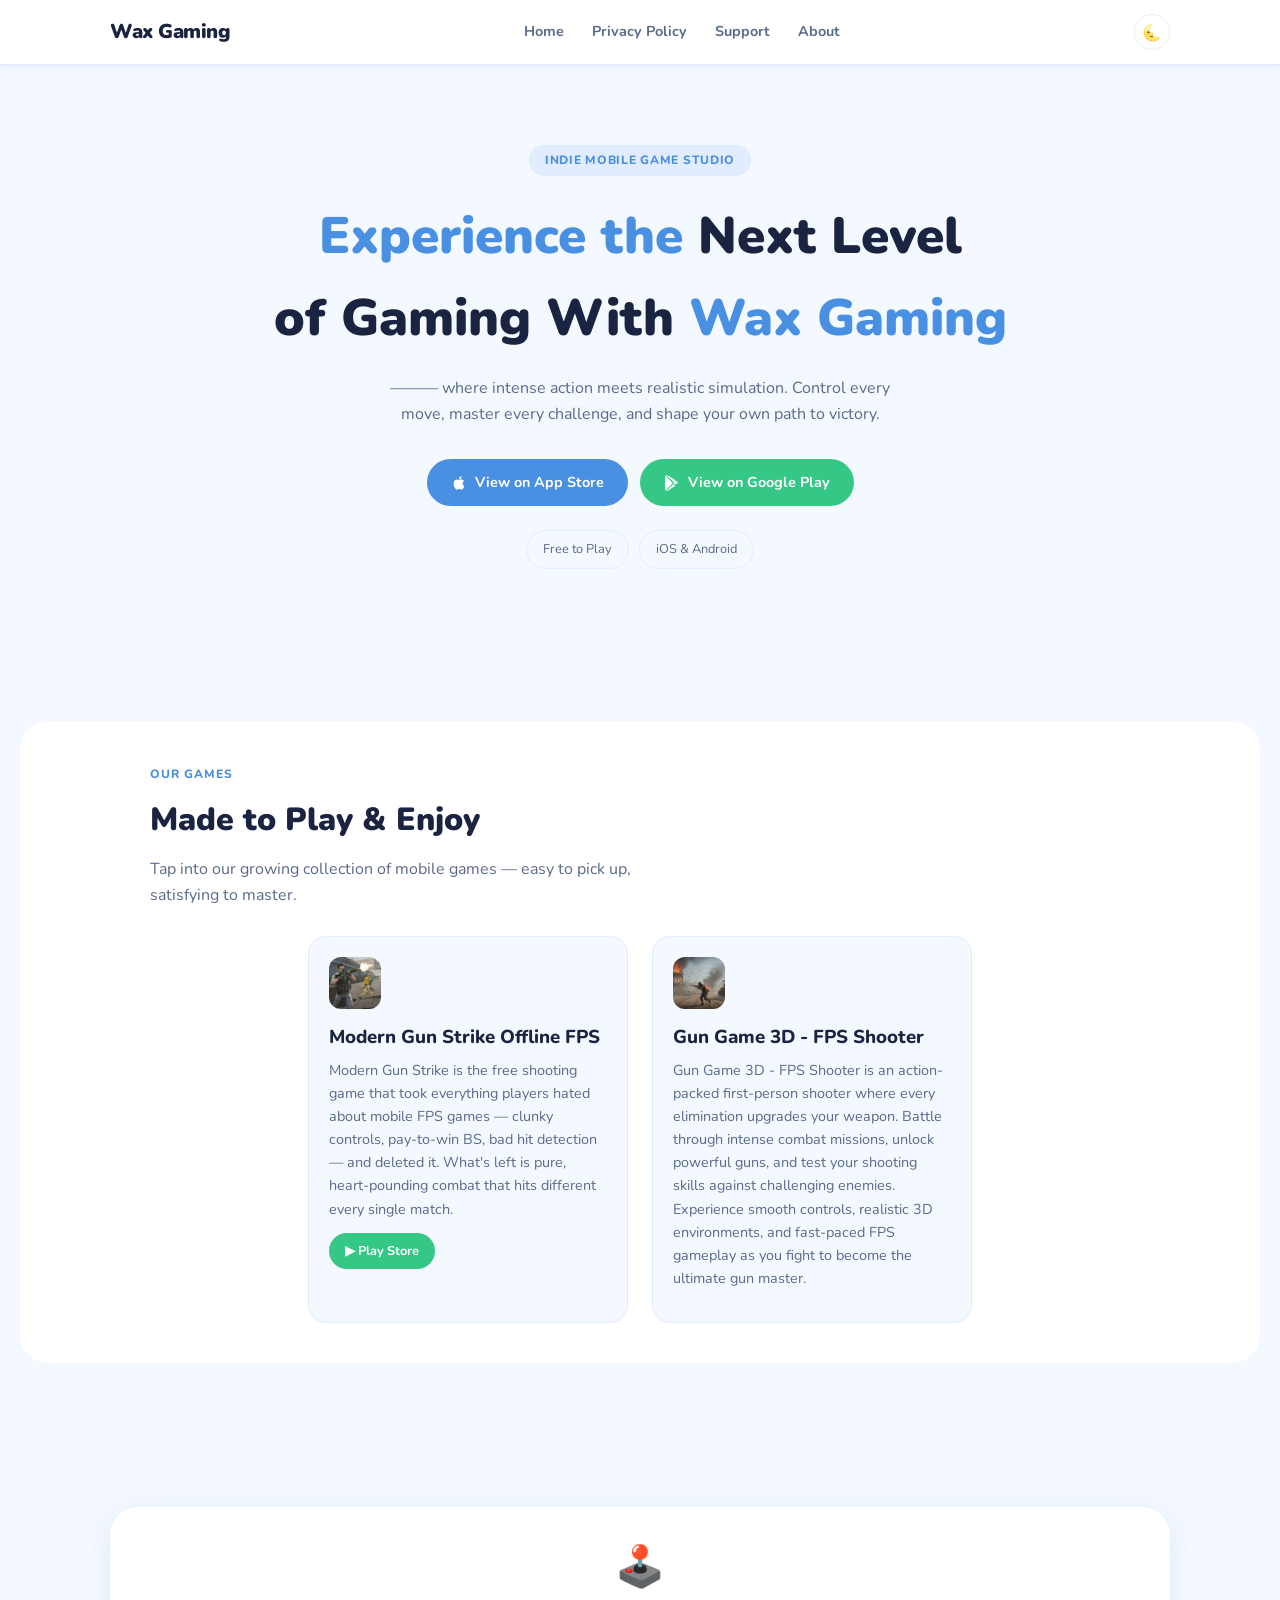
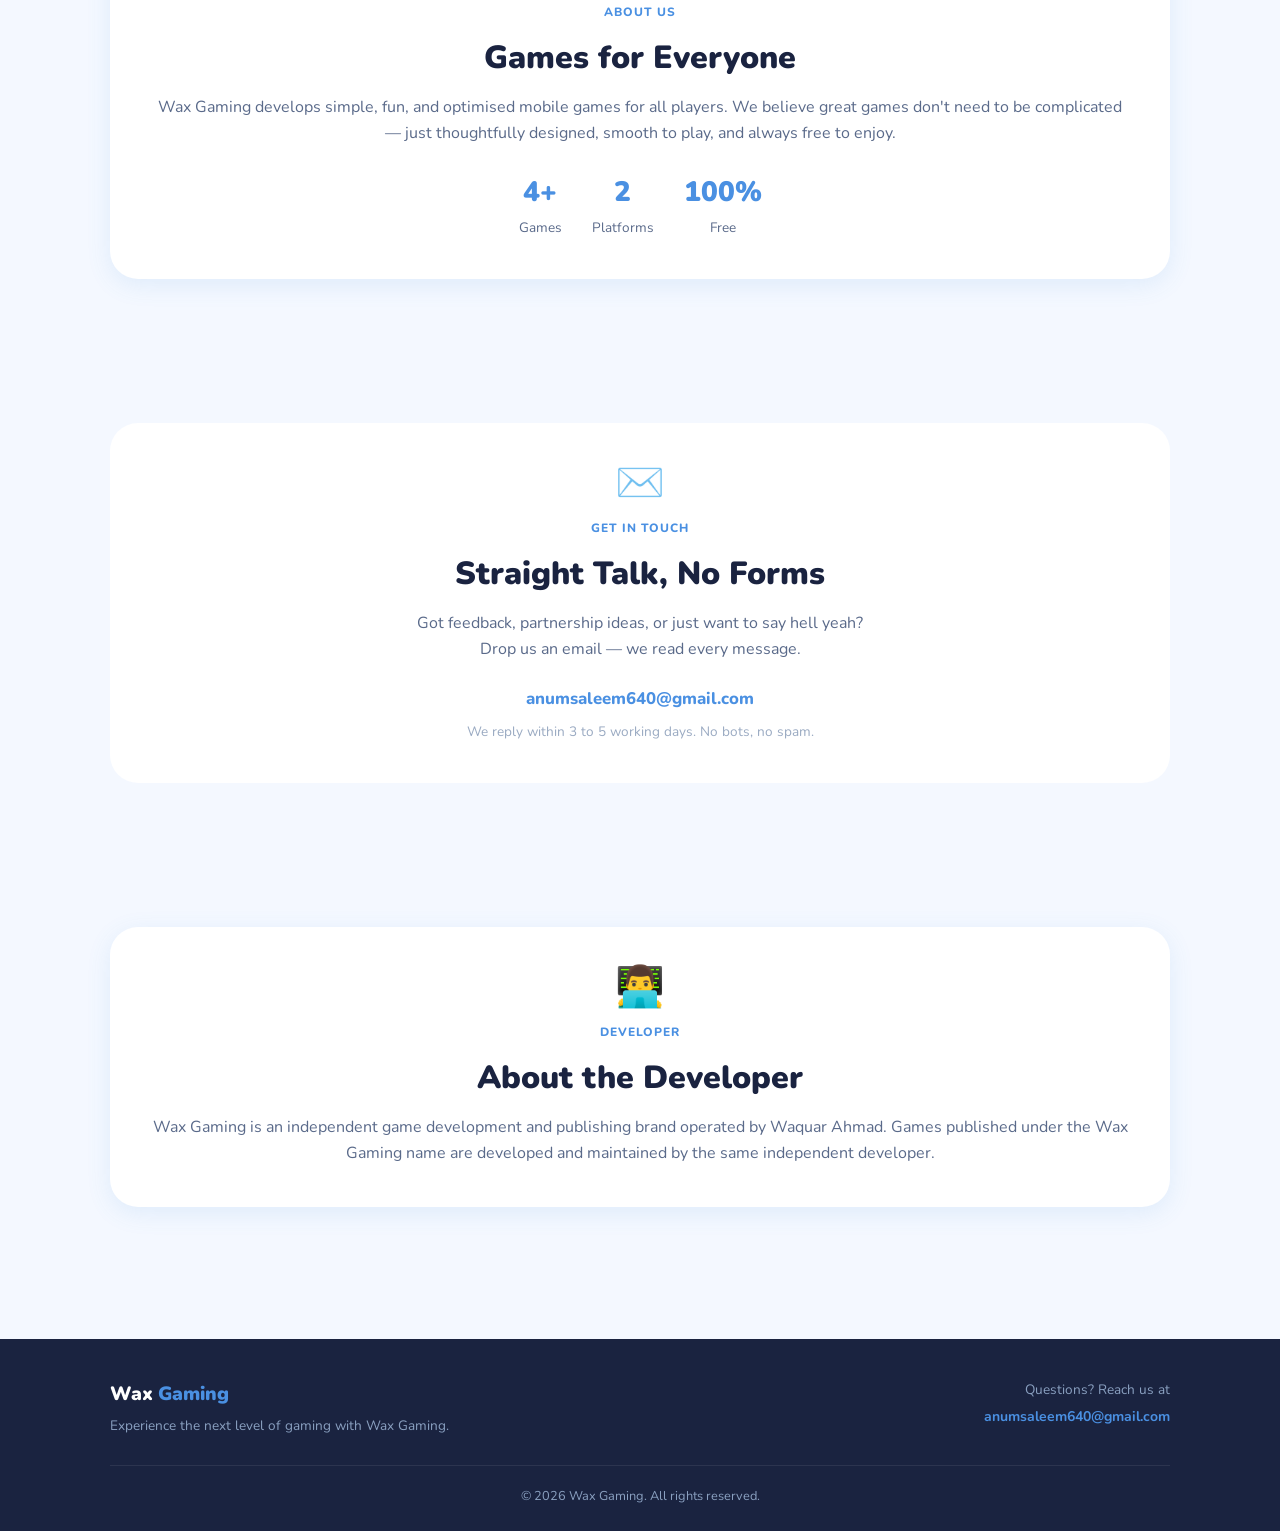
<file: index.html>
<!-- =========================================================
     WAX GAMING — HOME PAGE (index.html)
     Sections: Hero · Games · About · Contact
     Header and footer are injected dynamically by main.js.
     theme.js runs first (no defer) to prevent theme flash.
========================================================= -->
<!doctype html>
<html lang="en">
  <head>
    <meta charset="UTF-8" />
    <meta name="viewport" content="width=device-width, initial-scale=1.0" />
    <meta
      name="description"
      content="Experience the next level of gaming with Wax Gaming—where intense action meets realistic simulation. Control every move, master every challenge, and shape your own path to victory."
    />
    <title>Wax Gaming — Action &amp; Simulation Games</title>
    <script src="theme.js"></script>
    <script src="main.js" defer></script>
    <link rel="stylesheet" href="style.css" />
    <link rel="preconnect" href="https://fonts.googleapis.com" />
    <link rel="preconnect" href="https://fonts.gstatic.com" crossorigin />
  </head>

  <body>
    <!-- ══════════════ HEADER ══════════════════════ -->
    <div id="header-container"></div>

    <!-- ══════════════ HERO ════════════════════════ -->
    <section class="hero section" id="home" aria-labelledby="hero-heading">
      <div class="container">
        <div class="hero-badge">Indie Mobile Game Studio</div>
        <h1 class="hero-title" id="hero-heading">
          <em>Experience the</em> Next Level<br />of Gaming With<em>
            Wax Gaming</em
          >
        </h1>
        <p class="hero-sub">
          ——— where intense action meets realistic simulation. Control every
          move, master every challenge, and shape your own path to victory.
        </p>
        <div class="hero-buttons">
          <a
            href="#"
            class="btn btn-primary"
            aria-label="View our games on the App Store"
          >
            <svg
              width="16"
              height="16"
              viewBox="0 0 24 24"
              fill="currentColor"
              aria-hidden="true"
            >
              <path
                d="M18.71 19.5c-.83 1.24-1.71 2.45-3.05 2.47-1.34.03-1.77-.79-3.29-.79-1.53 0-2 .77-3.27.82-1.31.05-2.3-1.32-3.14-2.53C4.25 17 2.94 12.45 4.7 9.39c.87-1.52 2.43-2.48 4.12-2.51 1.28-.02 2.5.87 3.29.87.78 0 2.26-1.07 3.8-.91.65.03 2.47.26 3.64 1.98-.09.06-2.17 1.28-2.15 3.81.03 3.02 2.65 4.03 2.68 4.04-.03.07-.42 1.44-1.38 2.83M13 3.5c.73-.83 1.94-1.46 2.94-1.5.13 1.17-.34 2.35-1.04 3.19-.69.85-1.83 1.51-2.95 1.42-.15-1.15.41-2.35 1.05-3.11z"
              />
            </svg>
            View on App Store
          </a>
          <a
            href="https://play.google.com/store/apps/developer?id=Wax+Gaming"
            target="_blank"
            rel="noopener noreferrer"
            class="btn btn-green"
            aria-label="View our games on Google Play"
          >
            <svg
              width="16"
              height="16"
              viewBox="0 0 24 24"
              fill="currentColor"
              aria-hidden="true"
            >
              <path
                d="M3.18 23.76c.35.2.74.24 1.12.1l12.56-7.25-2.77-2.77-10.91 9.92zM20.07 10.3l-3.39-1.96-3.08 3.08 3.08 3.08 3.4-1.96c.97-.56.97-2.1-.01-2.24zM2.18.76C1.88 1.08 1.7 1.57 1.7 2.18V21.8c0 .62.18 1.1.49 1.42l.07.07 10.83-10.83v-.26L2.25.69l-.07.07zM4.3.13L16.86 7.4l-2.77 2.77L3.18.22C3.57.08 3.95.12 4.3.13z"
              />
            </svg>
            View on Google Play
          </a>
        </div>
        <div class="hero-accent" role="list">
          <div class="hero-pill" role="listitem">Free to Play</div>
          <div class="hero-pill" role="listitem">iOS &amp; Android</div>
        </div>
      </div>
    </section>

    <!-- ══════════════ GAMES ═══════════════════════ -->
    <section class="section" id="games" aria-labelledby="games-heading">
      <div class="games">
        <div class="container">
          <div class="games-header">
            <span class="section-label">Our Games</span>
            <h2 class="section-title" id="games-heading">
              Made to Play &amp; Enjoy
            </h2>
            <p class="section-sub">
              Tap into our growing collection of mobile games — easy to pick up,
              satisfying to master.
            </p>
          </div>
          <div class="games-grid" id="gamesGrid"></div>
        </div>
      </div>
    </section>

    <!-- ══════════════ ABOUT ═══════════════════════ -->
    <section class="section" id="about" aria-labelledby="about-heading">
      <div class="container">
        <div class="about-card">
          <div class="about-emoji" aria-hidden="true">🕹️</div>
          <span class="section-label">About Us</span>
          <h2 class="section-title" id="about-heading">Games for Everyone</h2>
          <p class="about-text">
            Wax Gaming develops simple, fun, and optimised mobile games for all
            players. We believe great games don't need to be complicated — just
            thoughtfully designed, smooth to play, and always free to enjoy.
          </p>
          <div class="about-stats" role="list">
            <div class="stat-item" role="listitem">
              <div class="stat-value">4+</div>
              <div class="stat-label">Games</div>
            </div>
            <div class="stat-item" role="listitem">
              <div class="stat-value">2</div>
              <div class="stat-label">Platforms</div>
            </div>
            <div class="stat-item" role="listitem">
              <div class="stat-value">100%</div>
              <div class="stat-label">Free</div>
            </div>
          </div>
        </div>
      </div>
    </section>

    <!-- ══════════════ CONTACT ═════════════════════ -->
    <section class="section" id="contact" aria-labelledby="contact-heading">
      <div class="container">
        <div class="contact-card">
          <div class="contact-emoji" aria-hidden="true">✉️</div>
          <span class="section-label">Get In Touch</span>
          <h2 class="section-title" id="contact-heading">
            Straight Talk, No Forms
          </h2>
          <p class="contact-text">
            Got feedback, partnership ideas, or just want to say hell yeah? Drop
            us an email — we read every message.
          </p>
          <div class="contact-email-block">
            <a href="mailto:anumsaleem640@gmail.com" class="contact-email-link">
              anumsaleem640@gmail.com
            </a>
            <p class="contact-note">
              We reply within 3 to 5 working days. No bots, no spam.
            </p>
          </div>
        </div>
      </div>
    </section>

     <!-- ══════════════ DEVELOPER ════════════════════ -->
    <section class="section" id="developer" aria-labelledby="developer-heading">
      <div class="container">
        <div class="about-card">
          <div class="about-emoji" aria-hidden="true">👨‍💻</div>
          <span class="section-label">Developer</span>
          <h2 class="section-title" id="developer-heading">About the Developer</h2>
          <p class="about-text">
            Wax Gaming is an independent game development and publishing brand operated
            by Waquar Ahmad. Games published under the Wax Gaming name are developed
            and maintained by the same independent developer.
          </p>
        </div>
      </div>
    </section>

    <!-- ══════════════ FOOTER ══════════════════════ -->
    <div id="footer-container"></div>
  </body>
</html>
</file>
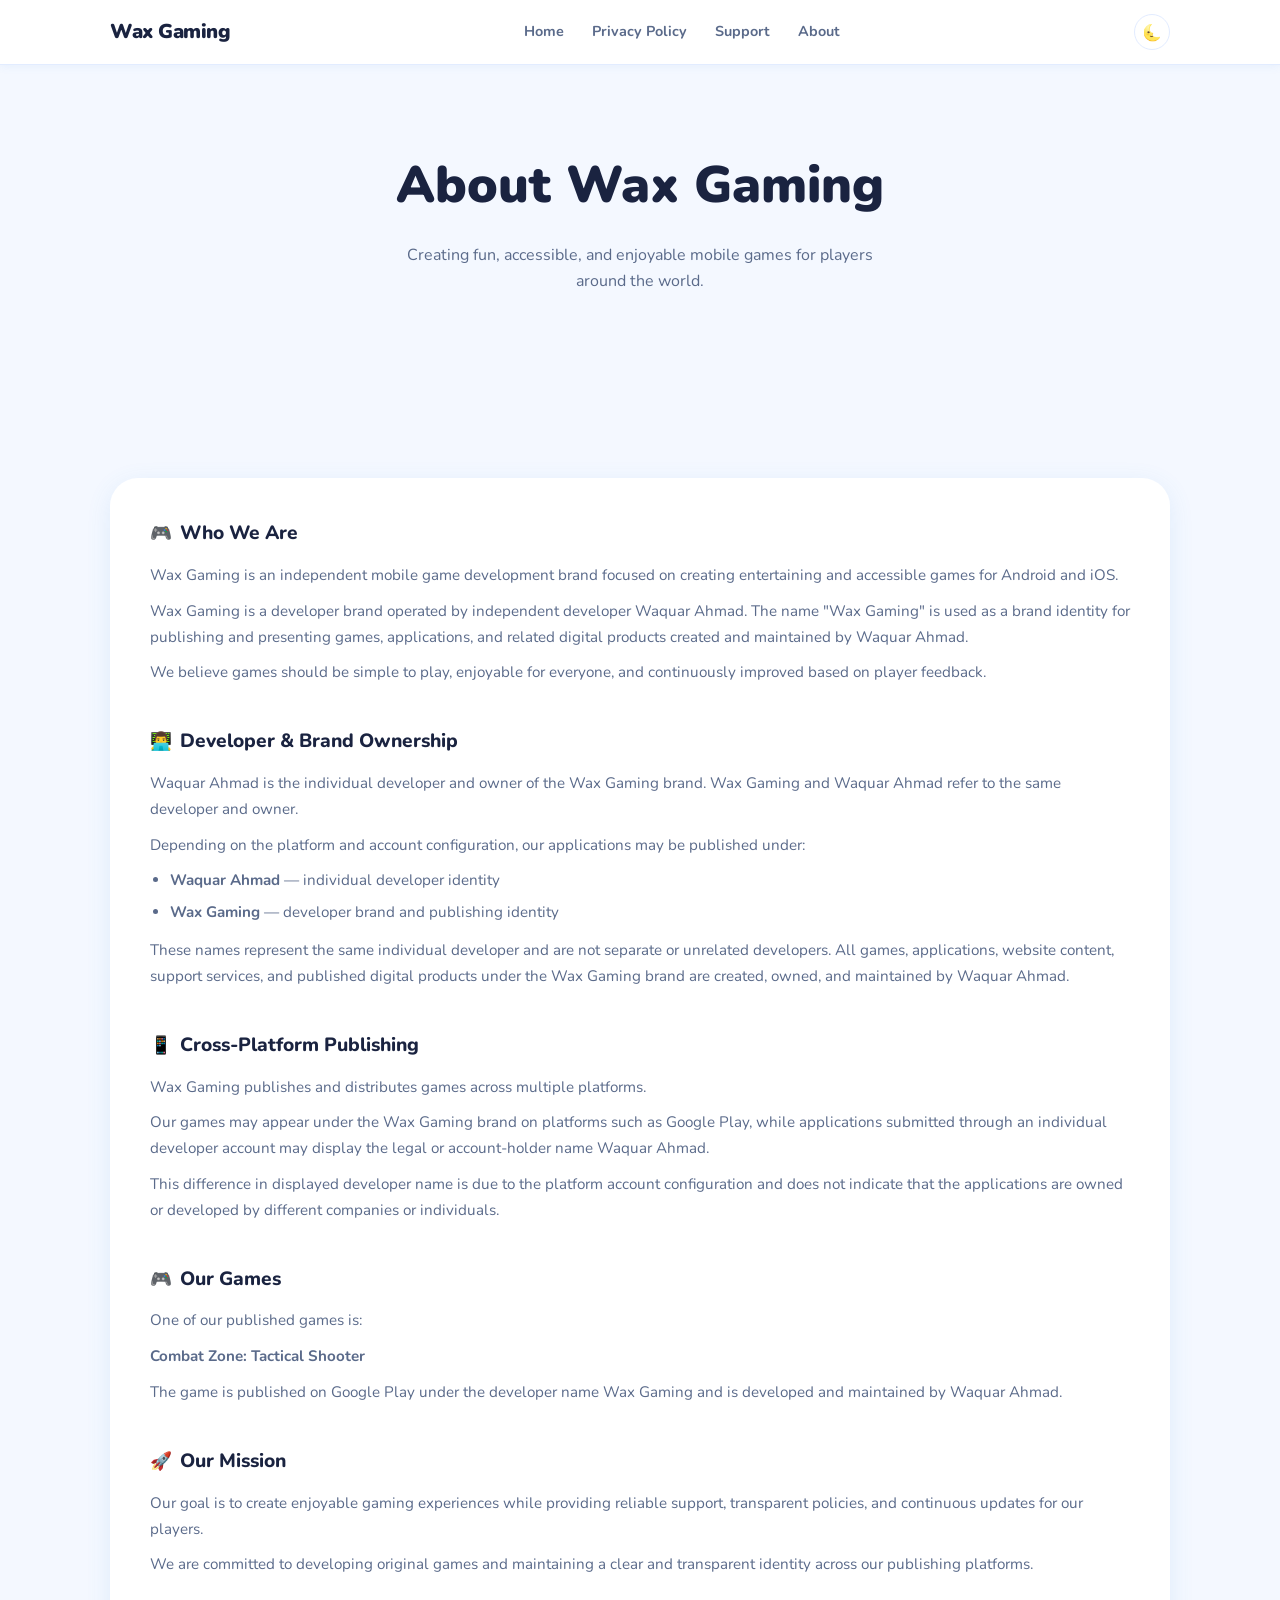
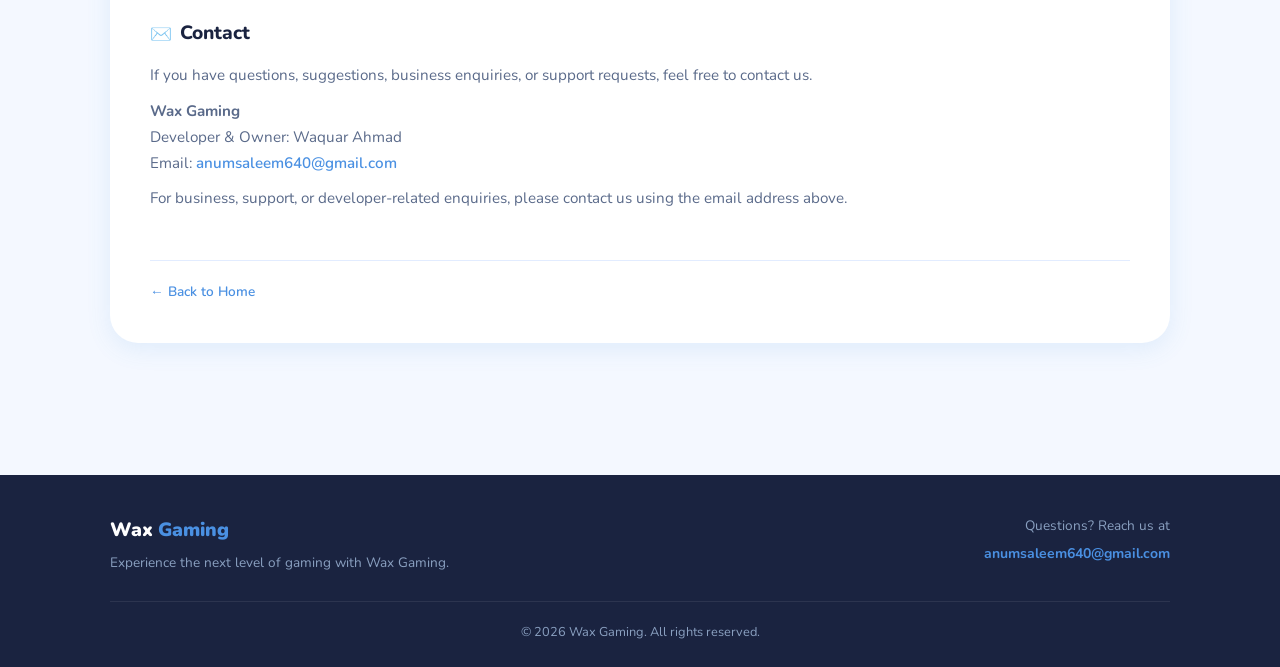
<file: about.html>
<!doctype html>

<html lang="en">
  <head>
    <meta charset="UTF-8" />
    <meta name="viewport" content="width=device-width, initial-scale=1.0" />
    <meta
      name="description"
      content="Learn more about Wax Gaming and the developer behind our games."
    />

    <title>About Us — Wax Gaming</title>

    <script src="theme.js"></script>
    <script src="main.js" defer></script>

    <link rel="stylesheet" href="style.css" />

    <link rel="preconnect" href="https://fonts.googleapis.com" />
    <link rel="preconnect" href="https://fonts.gstatic.com" crossorigin />
  </head>

  <body>
    <div id="header-container"></div>
    <section class="hero section" aria-labelledby="about-heading">
      <div class="container">
        <h1 class="hero-title" id="about-heading">About Wax Gaming</h1>

        <p class="hero-sub">
          Creating fun, accessible, and enjoyable mobile games for players
          around the world.
        </p>
      </div>
    </section>

    <section class="section" aria-labelledby="about-heading">
      <div class="container">
        <div class="page-card">
          <div class="page-section">
            <h2>
              <span class="icon">🎮</span>
              Who We Are
            </h2>

            <p>
              Wax Gaming is an independent mobile game development brand focused
              on creating entertaining and accessible games for Android and iOS.
            </p>

            <p>
              Wax Gaming is a developer brand operated by independent developer
              Waquar Ahmad. The name "Wax Gaming" is used as a brand identity
              for publishing and presenting games, applications, and related
              digital products created and maintained by Waquar Ahmad.
            </p>

            <p>
              We believe games should be simple to play, enjoyable for everyone,
              and continuously improved based on player feedback.
            </p>
          </div>

          <div class="page-section">
            <h2>
              <span class="icon">👨‍💻</span>
              Developer & Brand Ownership
            </h2>

            <p>
              Waquar Ahmad is the individual developer and owner of the Wax
              Gaming brand. Wax Gaming and Waquar Ahmad refer to the same
              developer and owner.
            </p>

            <p>
              Depending on the platform and account configuration, our
              applications may be published under:
            </p>

            <ul>
              <li>
                <strong>Waquar Ahmad</strong> — individual developer identity
              </li>
              <li>
                <strong>Wax Gaming</strong> — developer brand and publishing
                identity
              </li>
            </ul>

            <p>
              These names represent the same individual developer and are not
              separate or unrelated developers. All games, applications,
              website content, support services, and published digital products
              under the Wax Gaming brand are created, owned, and maintained by
              Waquar Ahmad.
            </p>
          </div>

          <div class="page-section">
            <h2>
              <span class="icon">📱</span>
              Cross-Platform Publishing
            </h2>

            <p>
              Wax Gaming publishes and distributes games across multiple
              platforms.
            </p>

            <p>
              Our games may appear under the Wax Gaming brand on platforms such
              as Google Play, while applications submitted through an
              individual developer account may display the legal or account-holder
              name Waquar Ahmad.
            </p>

            <p>
              This difference in displayed developer name is due to the platform
              account configuration and does not indicate that the applications
              are owned or developed by different companies or individuals.
            </p>
          </div>

          <div class="page-section">
            <h2>
              <span class="icon">🎮</span>
              Our Games
            </h2>

            <p>One of our published games is:</p>
            <p><strong>Combat Zone: Tactical Shooter</strong></p>

            <p>
              The game is published on Google Play under the developer name Wax
              Gaming and is developed and maintained by Waquar Ahmad.
            </p>
          </div>

          <div class="page-section">
            <h2>
              <span class="icon">🚀</span>
              Our Mission
            </h2>

            <p>
              Our goal is to create enjoyable gaming experiences while providing
              reliable support, transparent policies, and continuous updates for
              our players.
            </p>

            <p>
              We are committed to developing original games and maintaining a
              clear and transparent identity across our publishing platforms.
            </p>
          </div>

          <div class="page-section">
            <h2>
              <span class="icon">✉️</span>
              Contact
            </h2>

            <p>
              If you have questions, suggestions, business enquiries, or support
              requests, feel free to contact us.
            </p>

            <p>
              <strong>Wax Gaming</strong><br />
              Developer & Owner: Waquar Ahmad<br />
              Email:
              <a href="mailto:anumsaleem640@gmail.com" class="page-link">
                anumsaleem640@gmail.com
              </a>
            </p>

            <p>
              For business, support, or developer-related enquiries, please
              contact us using the email address above.
            </p>
          </div>

          <p class="updated-note">
            <a href="index.html" style="color: var(--blue); font-weight: 600">
              ← Back to Home
            </a>
          </p>
        </div>
      </div>
    </section>

    <div id="footer-container"></div>
  </body>
</html>
</file>
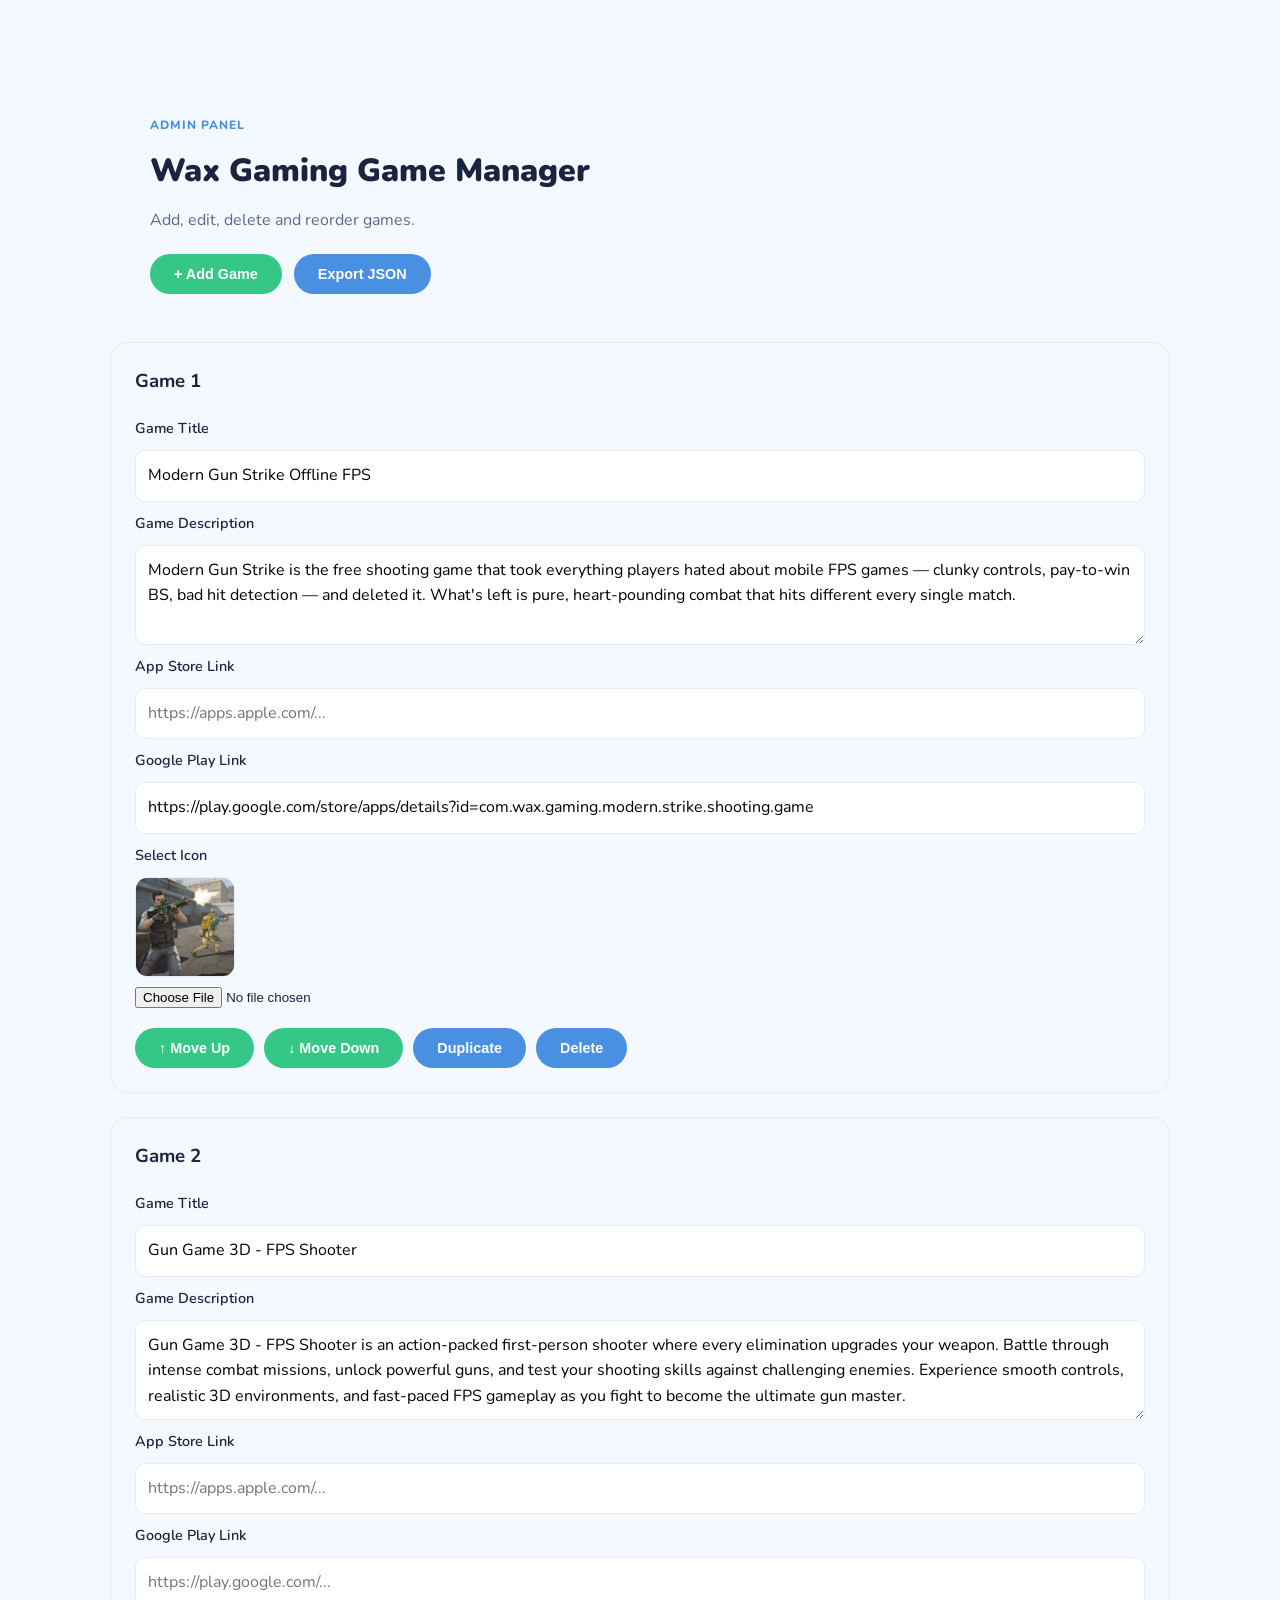
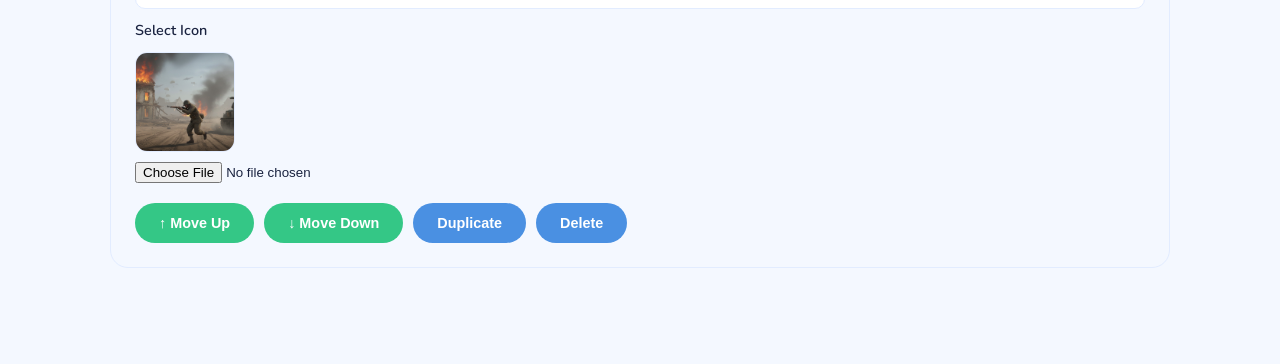
<file: admin.html>
<!DOCTYPE html>
<html lang="en">
<head>
  <meta charset="UTF-8">
  <meta name="viewport" content="width=device-width, initial-scale=1.0">
  <title>Wax Gaming Admin</title>

  <link rel="stylesheet" href="style.css">
  <link rel="stylesheet" href="admin.css">
</head>
<body>

  <section class="section">
    <div class="container">

      <div class="games-header">
        <span class="section-label">Admin Panel</span>

        <h1 class="section-title">
          Wax Gaming Game Manager
        </h1>

        <p class="section-sub">
          Add, edit, delete and reorder games.
        </p>

        <div class="admin-actions">
          <button id="addGameBtn" class="btn btn-green">
            + Add Game
          </button>

          <button id="exportBtn" class="btn btn-primary">
            Export JSON
          </button>
        </div>
      </div>

      <div id="gamesList"></div>

    </div>
  </section>

  <script src="admin.js"></script>
</body>
</html>
</file>
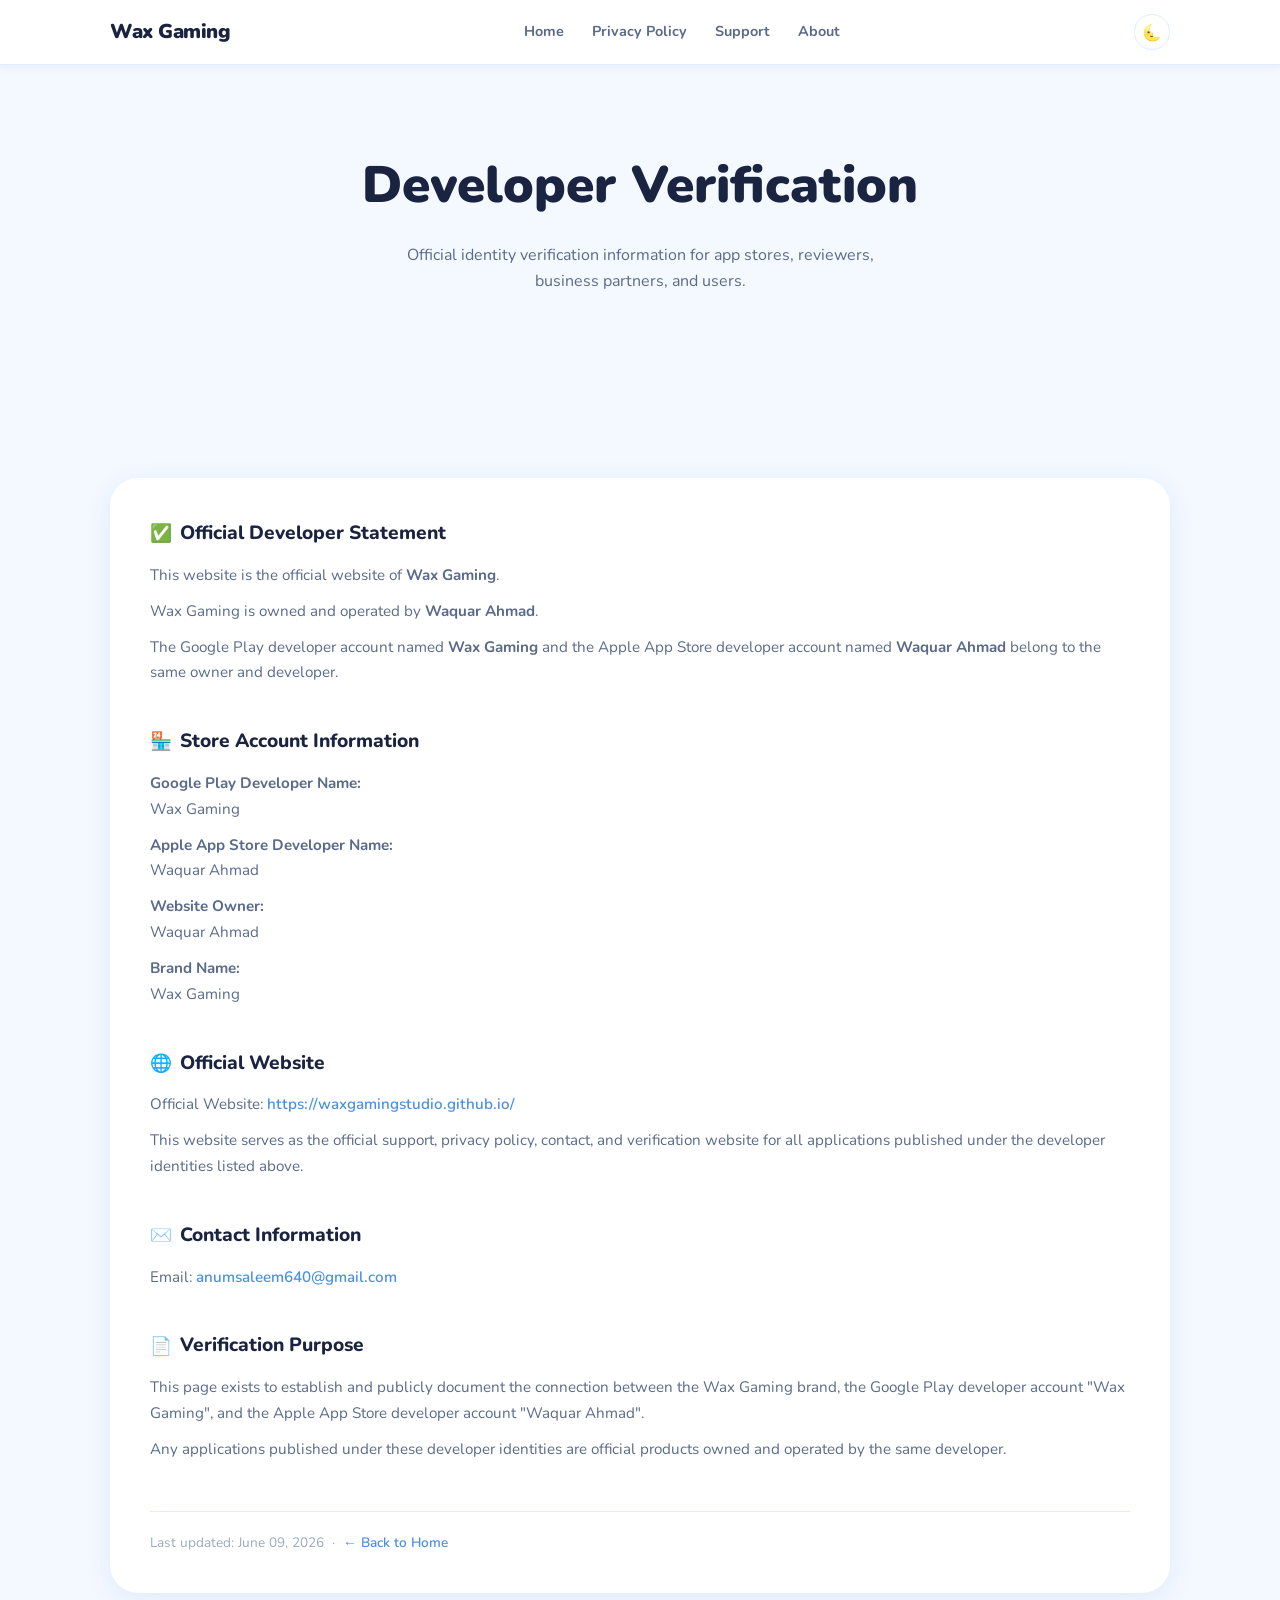
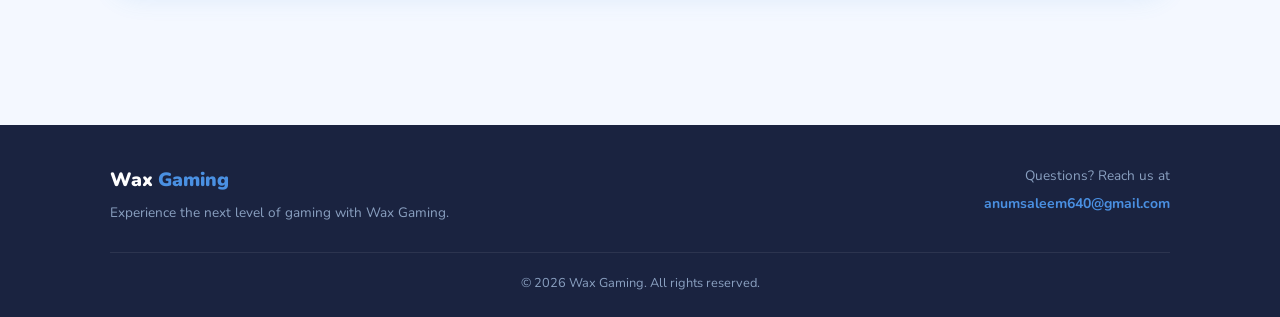
<file: developer-verification.html>
<!doctype html>

<html lang="en">
  <head>
    <meta charset="UTF-8" />
    <meta name="viewport" content="width=device-width, initial-scale=1.0" />
    <meta
      name="description"
      content="Official developer identity verification page for Wax Gaming."
    />

    <title>Developer Verification — Wax Gaming</title>

    <script src="theme.js"></script>
    <script src="main.js" defer></script>

    <link rel="stylesheet" href="style.css" />

    <link rel="preconnect" href="https://fonts.googleapis.com" />
    <link rel="preconnect" href="https://fonts.gstatic.com" crossorigin />
  </head>

  <body>
    <div id="header-container"></div>

    <section class="hero section" aria-labelledby="verification-heading">
      <div class="container">
        <h1 class="hero-title" id="verification-heading">
          Developer Verification
        </h1>

        <p class="hero-sub">
          Official identity verification information for app stores, reviewers,
          business partners, and users.
        </p>
      </div>
    </section>

    <section class="section" aria-labelledby="verification-heading">
      <div class="container">
        <div class="page-card">
          <div class="page-section">
            <h2>
              <span class="icon">✅</span>
              Official Developer Statement
            </h2>

            <p>
              This website is the official website of
              <strong>Wax Gaming</strong>.
            </p>

            <p>
              Wax Gaming is owned and operated by
              <strong>Waquar Ahmad</strong>.
            </p>

            <p>
              The Google Play developer account named
              <strong>Wax Gaming</strong> and the Apple App Store developer
              account named <strong>Waquar Ahmad</strong> belong to the same
              owner and developer.
            </p>
          </div>

          <div class="page-section">
            <h2>
              <span class="icon">🏪</span>
              Store Account Information
            </h2>

            <p>
              <strong>Google Play Developer Name:</strong><br />
              Wax Gaming
            </p>

            <p>
              <strong>Apple App Store Developer Name:</strong><br />
              Waquar Ahmad
            </p>

            <p>
              <strong>Website Owner:</strong><br />
              Waquar Ahmad
            </p>

            <p>
              <strong>Brand Name:</strong><br />
              Wax Gaming
            </p>
          </div>

          <div class="page-section">
            <h2>
              <span class="icon">🌐</span>
              Official Website
            </h2>

            <p>
              Official Website:
              <a href="https://waxgamingstudio.github.io/" class="page-link">
                https://waxgamingstudio.github.io/
              </a>
            </p>

            <p>
              This website serves as the official support, privacy policy,
              contact, and verification website for all applications published
              under the developer identities listed above.
            </p>
          </div>

          <div class="page-section">
            <h2>
              <span class="icon">✉️</span>
              Contact Information
            </h2>

            <p>
              Email:
              <a href="mailto:anumsaleem640@gmail.com" class="page-link">
                anumsaleem640@gmail.com
              </a>
            </p>
          </div>

          <div class="page-section">
            <h2>
              <span class="icon">📄</span>
              Verification Purpose
            </h2>

            <p>
              This page exists to establish and publicly document the connection
              between the Wax Gaming brand, the Google Play developer account
              "Wax Gaming", and the Apple App Store developer account "Waquar
              Ahmad".
            </p>

            <p>
              Any applications published under these developer identities are
              official products owned and operated by the same developer.
            </p>
          </div>

          <p class="updated-note">
            Last updated:
            <time datetime="2026-06-09">June 09, 2026</time>
            &nbsp;·&nbsp;
            <a href="index.html" style="color: var(--blue); font-weight: 600">
              ← Back to Home
            </a>
          </p>
        </div>
      </div>
    </section>

    <div id="footer-container"></div>
  </body>
</html>
</file>
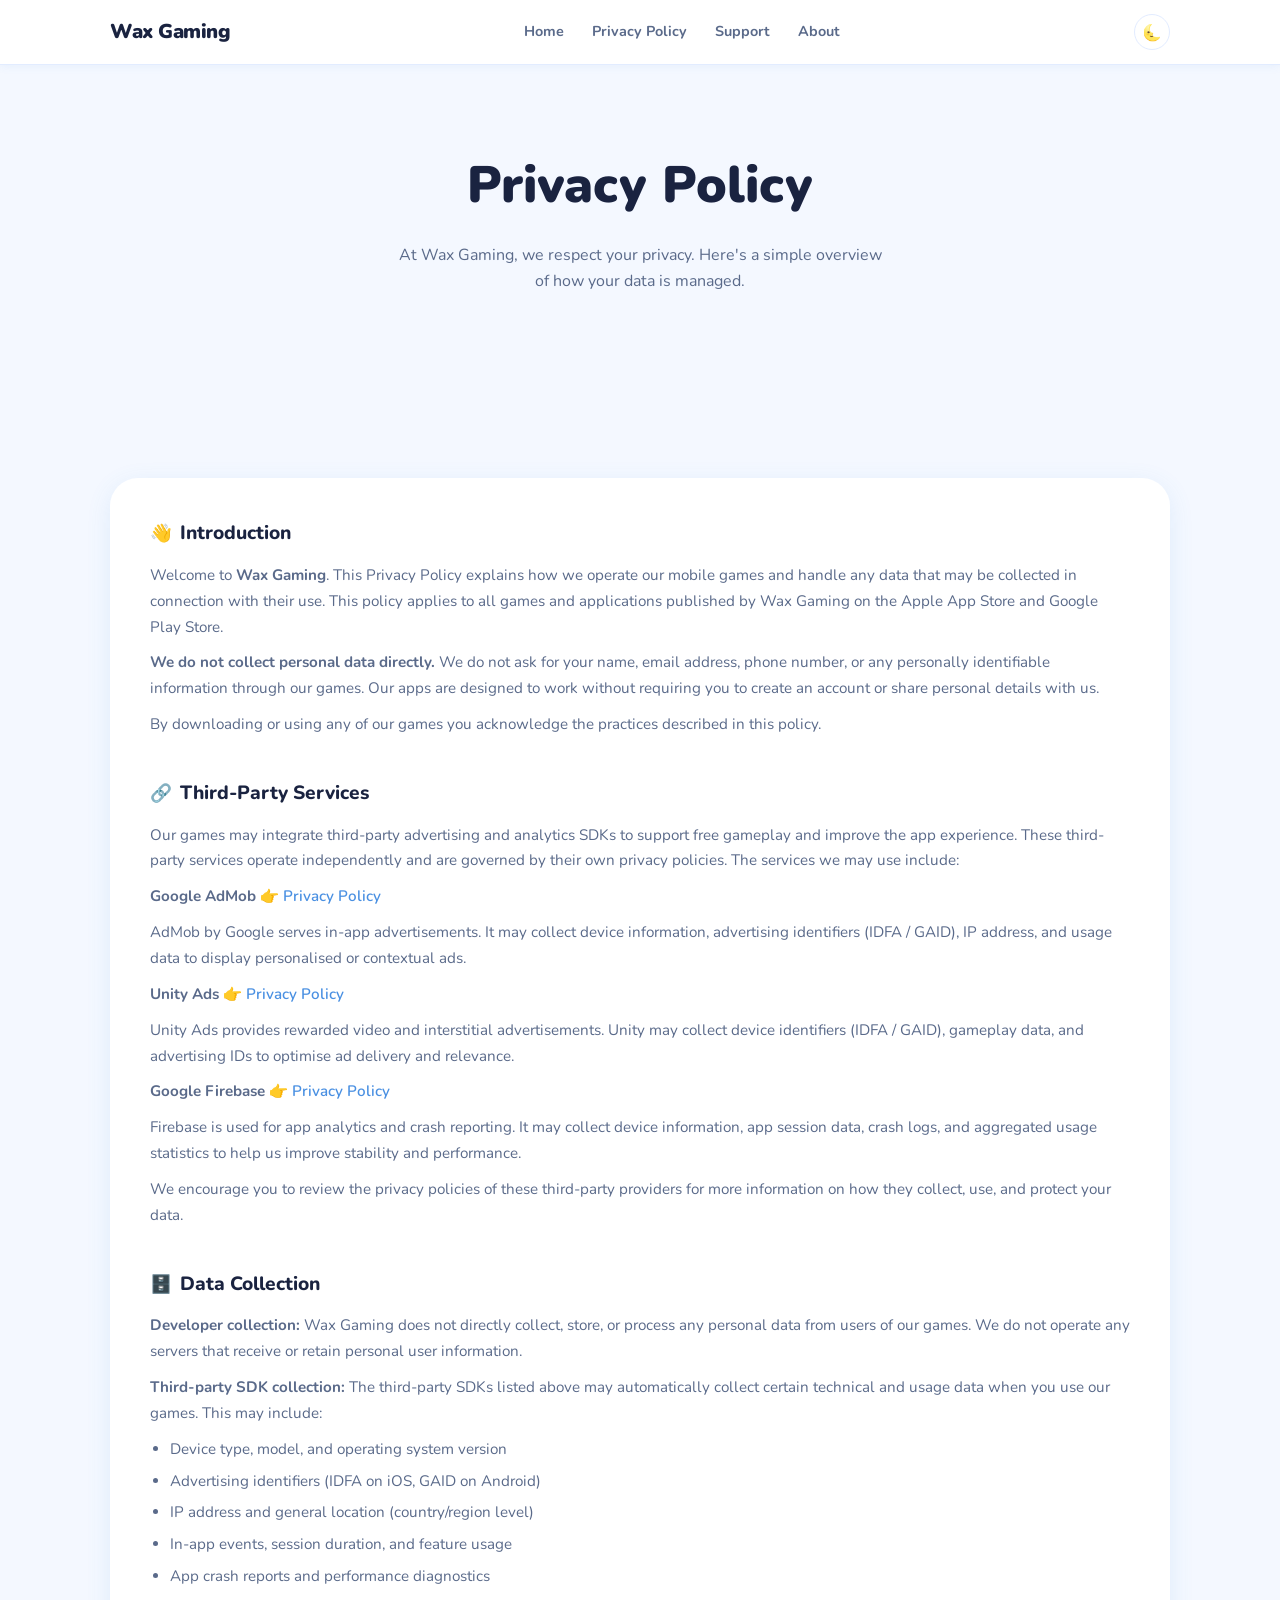
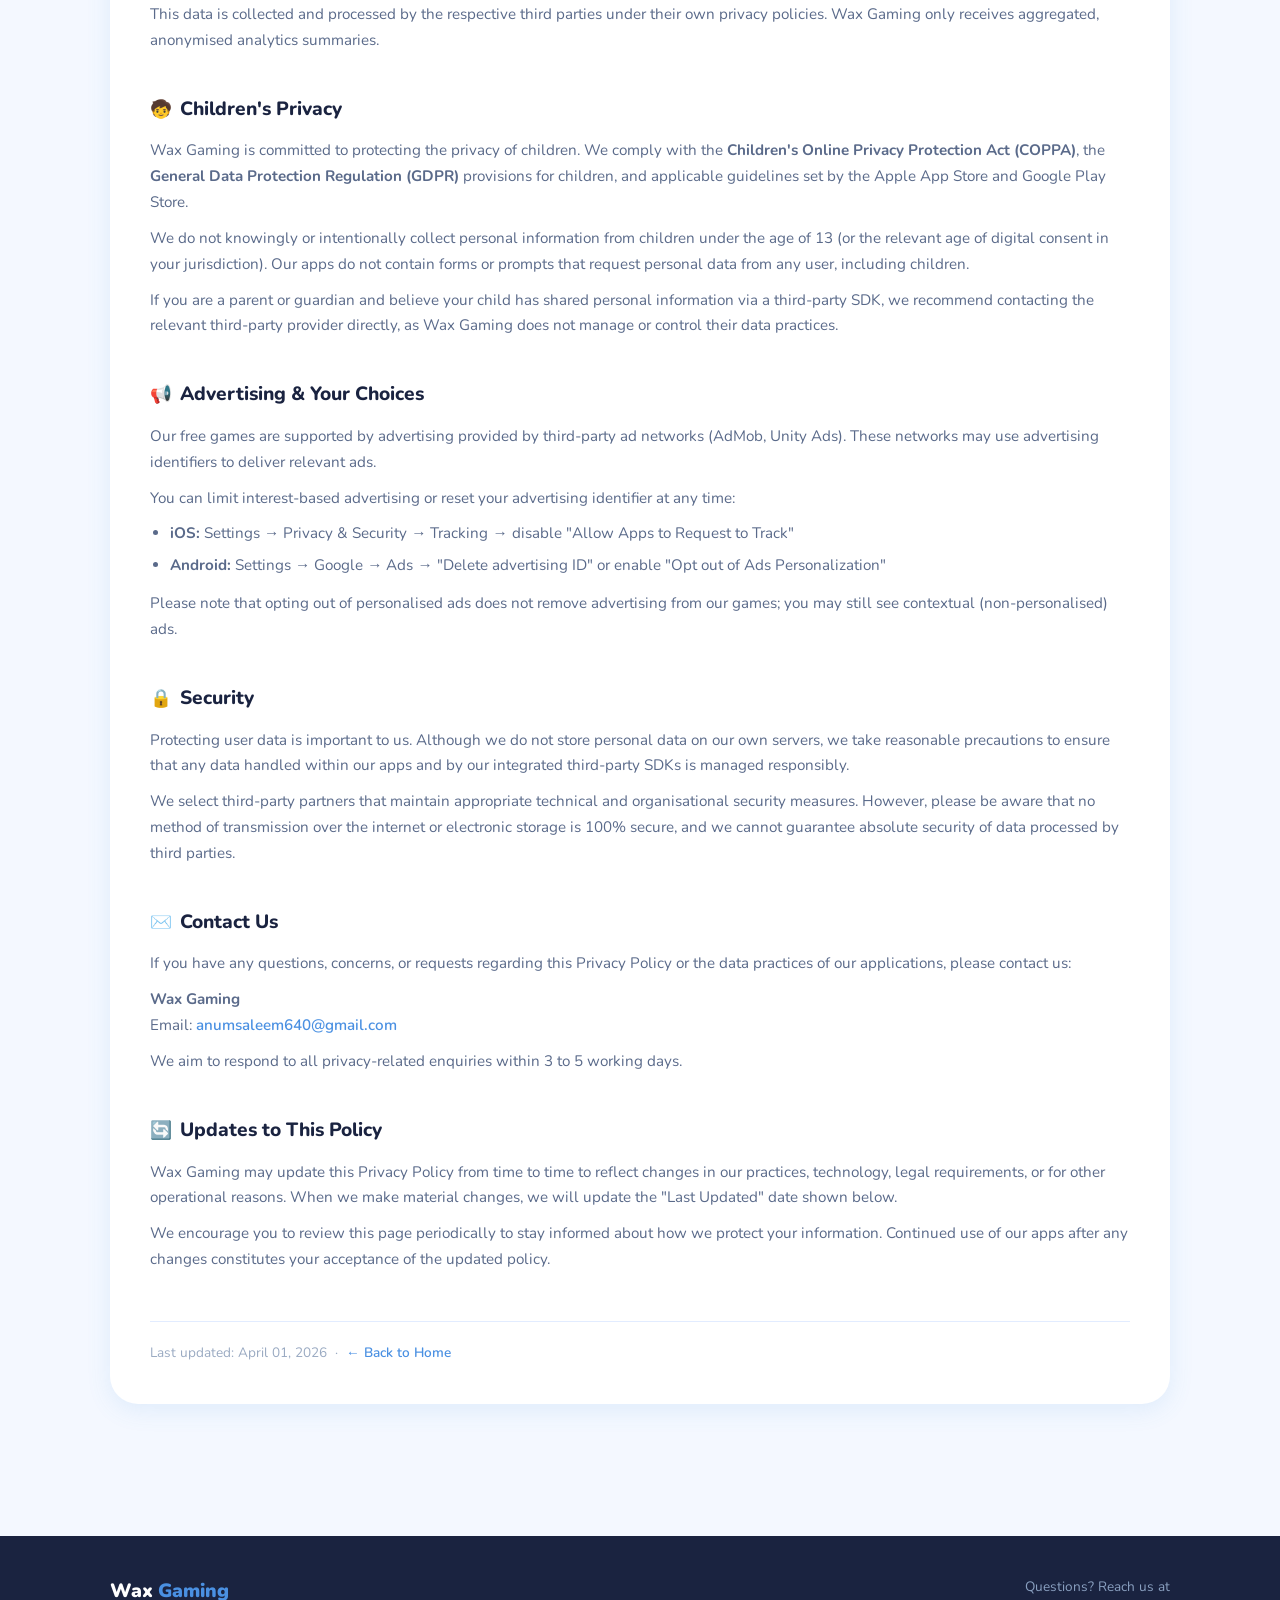
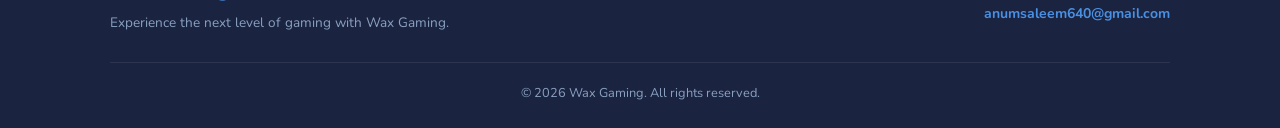
<file: privacy.html>
<!-- =========================================================
     WAX GAMING — PRIVACY POLICY PAGE (privacy.html)
     Uses same section/card patterns as index.html for consistent look.
========================================================= -->
<!doctype html>
<html lang="en">
  <head>
    <meta charset="UTF-8" />
    <meta name="viewport" content="width=device-width, initial-scale=1.0" />
    <meta
      name="description"
      content="Wax Gaming Privacy Policy — how we handle your data."
    />
    <title>Privacy Policy — Wax Gaming</title>
    <script src="theme.js"></script>
    <script src="main.js" defer></script>
    <link rel="stylesheet" href="style.css" />
    <link rel="preconnect" href="https://fonts.googleapis.com" />
    <link rel="preconnect" href="https://fonts.gstatic.com" crossorigin />
  </head>

  <body>
    <div id="header-container"></div>

    <!-- ══════════════ HERO (Privacy) ════════════════ -->
    <section
      class="hero section"
      id="privacy-hero"
      aria-labelledby="privacy-heading"
    >
      <div class="container">
        <h1 class="hero-title" id="privacy-heading">Privacy Policy</h1>
        <p class="hero-sub">
          At Wax Gaming, we respect your privacy. Here's a simple overview of
          how your data is managed.
        </p>
      </div>
    </section>

    <!-- ══════════════ PRIVACY CONTENT (Card style) ═══════ -->
    <section
      class="section"
      id="privacy-content"
      aria-labelledby="privacy-heading"
    >
      <div class="container">
        <div class="page-card">
          <!-- Introduction -->
          <div class="page-section" id="introduction">
            <h2>
              <span class="icon" aria-hidden="true">👋</span> Introduction
            </h2>
            <p>
              Welcome to <strong>Wax Gaming</strong>. This Privacy Policy
              explains how we operate our mobile games and handle any data that
              may be collected in connection with their use. This policy applies
              to all games and applications published by Wax Gaming on the Apple
              App Store and Google Play Store.
            </p>
            <p>
              <strong>We do not collect personal data directly.</strong> We do
              not ask for your name, email address, phone number, or any
              personally identifiable information through our games. Our apps
              are designed to work without requiring you to create an account or
              share personal details with us.
            </p>
            <p>
              By downloading or using any of our games you acknowledge the
              practices described in this policy.
            </p>
          </div>

          <!-- Third-Party Services -->
          <div class="page-section" id="third-parties">
            <h2>
              <span class="icon" aria-hidden="true">🔗</span> Third-Party
              Services
            </h2>
            <p>
              Our games may integrate third-party advertising and analytics SDKs
              to support free gameplay and improve the app experience. These
              third-party services operate independently and are governed by
              their own privacy policies. The services we may use include:
            </p>
            <p>
              <strong>Google AdMob</strong> 👉
              <a
                href="https://policies.google.com/privacy"
                target="_blank"
                rel="noopener noreferrer"
                class="page-link"
                >Privacy Policy</a
              >
            </p>
            <p>
              AdMob by Google serves in-app advertisements. It may collect
              device information, advertising identifiers (IDFA / GAID), IP
              address, and usage data to display personalised or contextual ads.
            </p>
            <p>
              <strong>Unity Ads</strong> 👉
              <a
                href="https://unity.com/legal/game-player-and-app-user-privacy-policy"
                target="_blank"
                rel="noopener noreferrer"
                class="page-link"
                >Privacy Policy</a
              >
            </p>
            <p>
              Unity Ads provides rewarded video and interstitial advertisements.
              Unity may collect device identifiers (IDFA / GAID), gameplay data,
              and advertising IDs to optimise ad delivery and relevance.
            </p>
            <p>
              <strong>Google Firebase</strong> 👉
              <a
                href="https://firebase.google.com/support/privacy"
                target="_blank"
                rel="noopener noreferrer"
                class="page-link"
                >Privacy Policy</a
              >
            </p>
            <p>
              Firebase is used for app analytics and crash reporting. It may
              collect device information, app session data, crash logs, and
              aggregated usage statistics to help us improve stability and
              performance.
            </p>
            <p>
              We encourage you to review the privacy policies of these
              third-party providers for more information on how they collect,
              use, and protect your data.
            </p>
          </div>

          <!-- Data Collection -->
          <div class="page-section" id="data-collection">
            <h2>
              <span class="icon" aria-hidden="true">🗄️</span> Data Collection
            </h2>
            <p>
              <strong>Developer collection:</strong> Wax Gaming does not
              directly collect, store, or process any personal data from users
              of our games. We do not operate any servers that receive or retain
              personal user information.
            </p>
            <p>
              <strong>Third-party SDK collection:</strong> The third-party SDKs
              listed above may automatically collect certain technical and usage
              data when you use our games. This may include:
            </p>
            <ul>
              <li>Device type, model, and operating system version</li>
              <li>Advertising identifiers (IDFA on iOS, GAID on Android)</li>
              <li>IP address and general location (country/region level)</li>
              <li>In-app events, session duration, and feature usage</li>
              <li>App crash reports and performance diagnostics</li>
            </ul>
            <p>
              This data is collected and processed by the respective third
              parties under their own privacy policies. Wax Gaming only receives
              aggregated, anonymised analytics summaries.
            </p>
          </div>

          <!-- Children's Privacy -->
          <div class="page-section" id="children">
            <h2>
              <span class="icon" aria-hidden="true">🧒</span> Children's Privacy
            </h2>
            <p>
              Wax Gaming is committed to protecting the privacy of children. We
              comply with the
              <strong>Children's Online Privacy Protection Act (COPPA)</strong>,
              the
              <strong>General Data Protection Regulation (GDPR)</strong>
              provisions for children, and applicable guidelines set by the
              Apple App Store and Google Play Store.
            </p>
            <p>
              We do not knowingly or intentionally collect personal information
              from children under the age of 13 (or the relevant age of digital
              consent in your jurisdiction). Our apps do not contain forms or
              prompts that request personal data from any user, including
              children.
            </p>
            <p>
              If you are a parent or guardian and believe your child has shared
              personal information via a third-party SDK, we recommend
              contacting the relevant third-party provider directly, as Wax
              Gaming does not manage or control their data practices.
            </p>
          </div>

          <!-- Advertising & Your Choices -->
          <div class="page-section" id="advertising">
            <h2>
              <span class="icon" aria-hidden="true">📢</span> Advertising &amp;
              Your Choices
            </h2>
            <p>
              Our free games are supported by advertising provided by
              third-party ad networks (AdMob, Unity Ads). These networks may use
              advertising identifiers to deliver relevant ads.
            </p>
            <p>
              You can limit interest-based advertising or reset your advertising
              identifier at any time:
            </p>
            <ul>
              <li>
                <strong>iOS:</strong> Settings → Privacy &amp; Security →
                Tracking → disable "Allow Apps to Request to Track"
              </li>
              <li>
                <strong>Android:</strong> Settings → Google → Ads → "Delete
                advertising ID" or enable "Opt out of Ads Personalization"
              </li>
            </ul>
            <p>
              Please note that opting out of personalised ads does not remove
              advertising from our games; you may still see contextual
              (non-personalised) ads.
            </p>
          </div>

          <!-- Security -->
          <div class="page-section" id="security">
            <h2><span class="icon" aria-hidden="true">🔒</span> Security</h2>
            <p>
              Protecting user data is important to us. Although we do not store
              personal data on our own servers, we take reasonable precautions
              to ensure that any data handled within our apps and by our
              integrated third-party SDKs is managed responsibly.
            </p>
            <p>
              We select third-party partners that maintain appropriate technical
              and organisational security measures. However, please be aware
              that no method of transmission over the internet or electronic
              storage is 100% secure, and we cannot guarantee absolute security
              of data processed by third parties.
            </p>
          </div>

          <!-- Contact Us -->
          <div class="page-section" id="contact">
            <h2><span class="icon" aria-hidden="true">✉️</span> Contact Us</h2>
            <p>
              If you have any questions, concerns, or requests regarding this
              Privacy Policy or the data practices of our applications, please
              contact us:
            </p>
            <p>
              <strong>Wax Gaming</strong><br />Email:
              <a
                href="mailto:anumsaleem640@gmail.com"
                class="page-link"
                >anumsaleem640@gmail.com</a
              >
            </p>
            <p>
              We aim to respond to all privacy-related enquiries within 3 to 5
              working days.
            </p>
          </div>

          <!-- Updates -->
          <div class="page-section" id="updates">
            <h2>
              <span class="icon" aria-hidden="true">🔄</span> Updates to This
              Policy
            </h2>
            <p>
              Wax Gaming may update this Privacy Policy from time to time to
              reflect changes in our practices, technology, legal requirements,
              or for other operational reasons. When we make material changes,
              we will update the "Last Updated" date shown below.
            </p>
            <p>
              We encourage you to review this page periodically to stay informed
              about how we protect your information. Continued use of our apps
              after any changes constitutes your acceptance of the updated
              policy.
            </p>
          </div>

          <p class="updated-note">
            Last updated:
            <time datetime="2026-04-01">April 01, 2026</time> &nbsp;·&nbsp;
            <a href="index.html" style="color: var(--blue); font-weight: 600"
              >← Back to Home</a
            >
          </p>
        </div>
      </div>
    </section>

    <div id="footer-container"></div>
  </body>
</html>
</file>
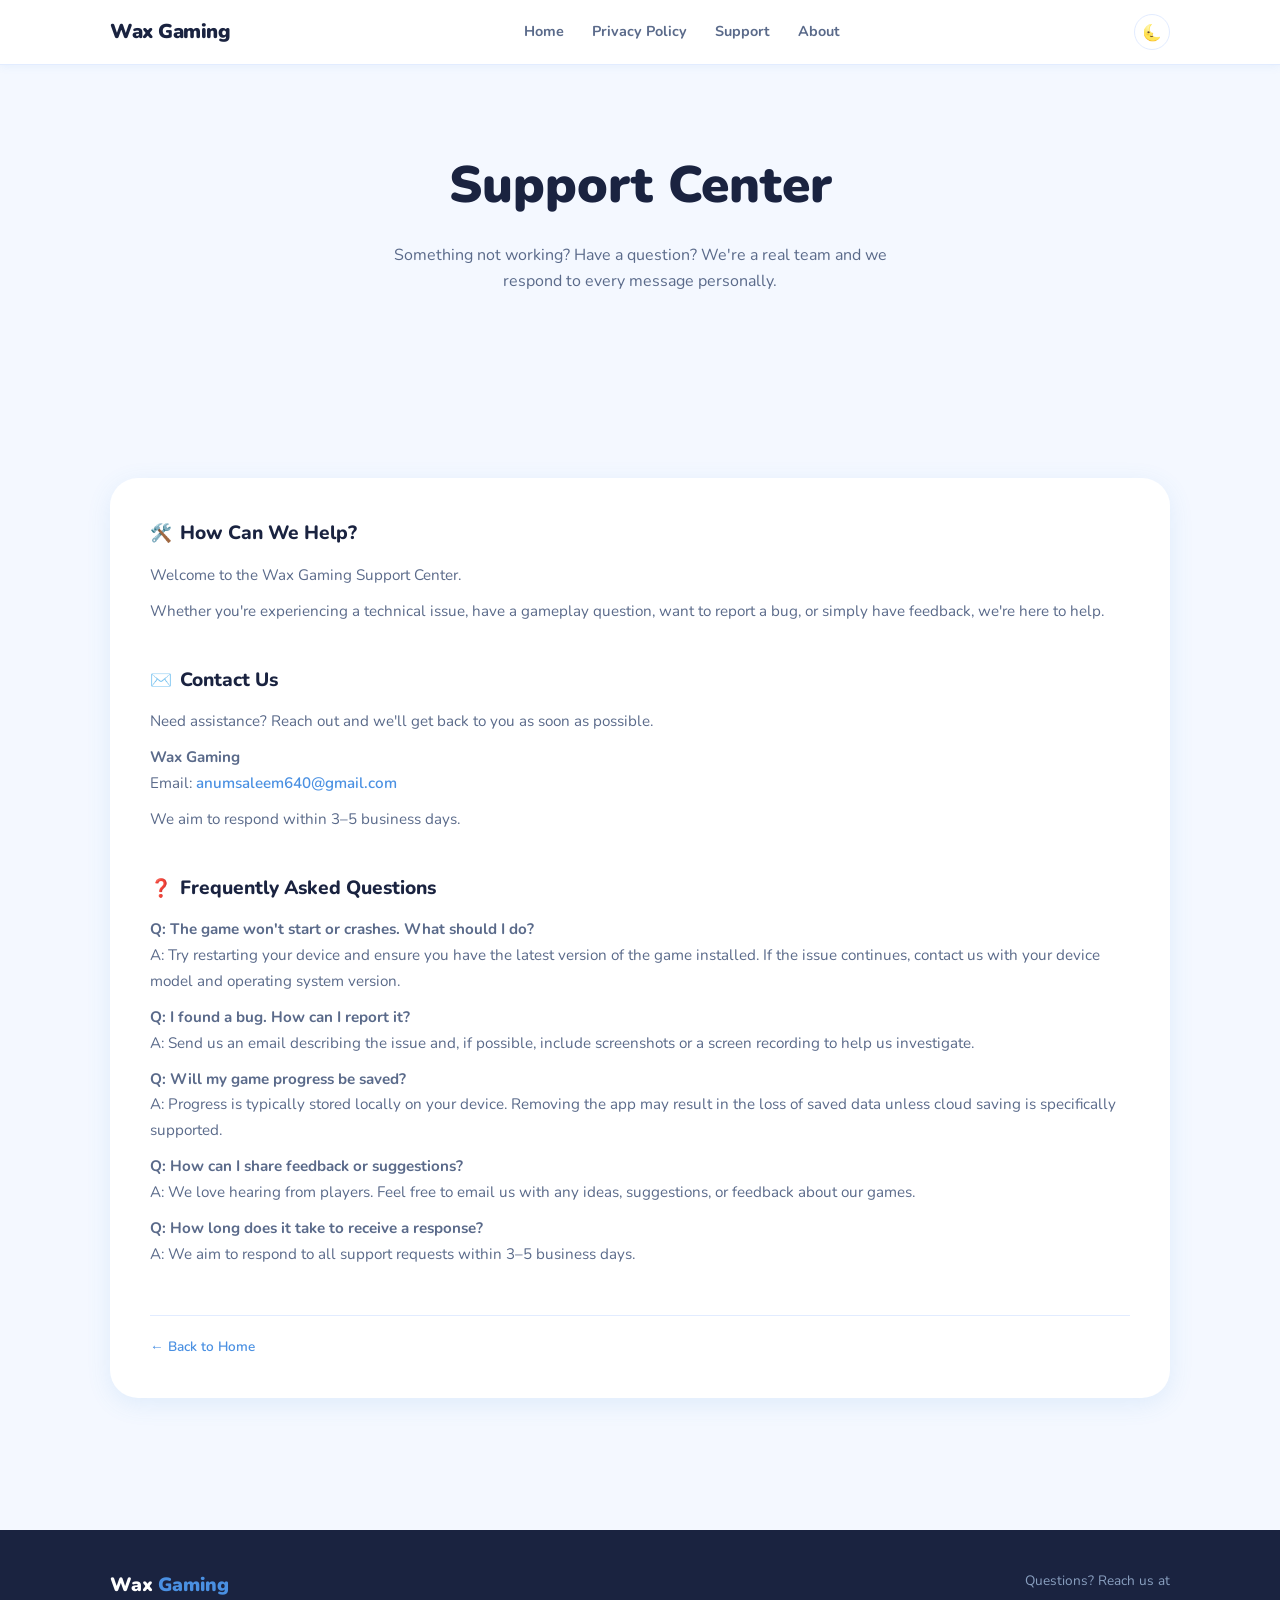
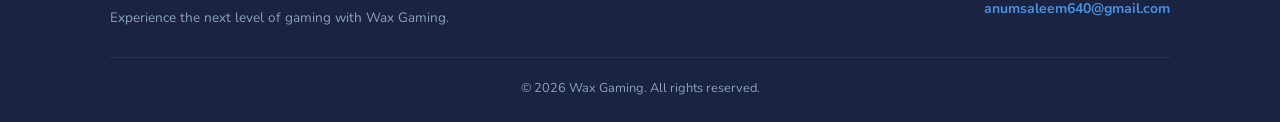
<file: support.html>
<!doctype html>
<html lang="en">
  <head>
    <meta charset="UTF-8" />
    <meta name="viewport" content="width=device-width, initial-scale=1.0" />

    <meta
      name="description"
      content="Wax Gaming Support Center — Get help, report issues, and contact our team."
    />

    <title>Support Center — Wax Gaming</title>

    <script src="theme.js"></script>
    <script src="main.js" defer></script>

    <link rel="stylesheet" href="style.css" />

    <link rel="preconnect" href="https://fonts.googleapis.com" />
    <link rel="preconnect" href="https://fonts.gstatic.com" crossorigin />
  </head>

  <body>
    <div id="header-container"></div>

    <!-- ══════════════ HERO ════════════════ -->
    <section
      class="hero section"
      id="support-hero"
      aria-labelledby="support-heading"
    >
      <div class="container">
        <h1 class="hero-title" id="support-heading">Support Center</h1>

        <p class="hero-sub">
          Something not working? Have a question? We're a real team and we
          respond to every message personally.
        </p>
      </div>
    </section>

    <!-- ══════════════ SUPPORT CONTENT ════════════════ -->
    <section
      class="section"
      id="support-content"
      aria-labelledby="support-heading"
    >
      <div class="container">
        <div class="page-card">
          <div class="page-section">
            <h2>
              <span class="icon" aria-hidden="true">🛠️</span>
              How Can We Help?
            </h2>

            <p>Welcome to the Wax Gaming Support Center.</p>

            <p>
              Whether you're experiencing a technical issue, have a gameplay
              question, want to report a bug, or simply have feedback, we're
              here to help.
            </p>
          </div>

          <div class="page-section">
            <h2>
              <span class="icon" aria-hidden="true">✉️</span>
              Contact Us
            </h2>

            <p>
              Need assistance? Reach out and we'll get back to you as soon as
              possible.
            </p>

            <p>
              <strong>Wax Gaming</strong><br />
              Email:
              <a href="mailto:anumsaleem640@gmail.com" class="page-link">
                anumsaleem640@gmail.com
              </a>
            </p>

            <p>We aim to respond within 3–5 business days.</p>
          </div>

          <div class="page-section">
            <h2>
              <span class="icon" aria-hidden="true">❓</span>
              Frequently Asked Questions
            </h2>
            <p>
              <strong
                >Q: The game won't start or crashes. What should I do?</strong
              ><br />
              A: Try restarting your device and ensure you have the latest
              version of the game installed. If the issue continues, contact us
              with your device model and operating system version.
            </p>
            <p>
              <strong>Q: I found a bug. How can I report it?</strong><br />
              A: Send us an email describing the issue and, if possible, include
              screenshots or a screen recording to help us investigate.
            </p>
            <p>
              <strong>Q: Will my game progress be saved?</strong><br />
              A: Progress is typically stored locally on your device. Removing
              the app may result in the loss of saved data unless cloud saving
              is specifically supported.
            </p>
            <p>
              <strong>Q: How can I share feedback or suggestions?</strong><br />
              A: We love hearing from players. Feel free to email us with any
              ideas, suggestions, or feedback about our games.
            </p>
            <p>
              <strong>Q: How long does it take to receive a response?</strong
              ><br />
              A: We aim to respond to all support requests within 3–5 business
              days.
            </p>
          </div>

          <p class="updated-note">
            <a href="index.html" style="color: var(--blue); font-weight: 600">
              ← Back to Home
            </a>
          </p>
        </div>
      </div>
    </section>

    <div id="footer-container"></div>
  </body>
</html>
</file>
<file: style.css>
/* =========================================================
   WAX GAMING — MAIN STYLESHEET
   Architecture:
   - Tokens (Design System)
   - Base / Reset
   - Accessibility
   - Utilities
   - Navigation
   - Buttons
   - Hero
   - Section Shared Labels
   - Games
   - About
   - Contact
   - Footer
   - Privacy Card
   - Theme Toggle
   - Back to Top
   - Responsive
   - Reduced Motion
========================================================= */

/* =========================
   1. GOOGLE FONT
========================= */
@import url("https://fonts.googleapis.com/css2?family=Nunito:wght@400;600;700;800;900&display=swap");

/* =========================
   2. DESIGN TOKENS (LIGHT)
========================= */
:root {
  --bg: #f4f8ff;
  --surface: #ffffff;
  --border: #e2ecff;

  --blue: #4a90e2;
  --blue-dark: #2563eb;
  --green: #34c786;

  --text-primary: #1a2340;
  --text-secondary: #5a6a8a;
  --text-muted: #9aaac2;

  --radius-sm: 10px;
  --radius-md: 18px;
  --radius-lg: 28px;
  --radius-pill: 999px;

  --shadow-sm: 0 2px 8px rgba(74, 144, 226, 0.08);
  --shadow-md: 0 6px 24px rgba(74, 144, 226, 0.12);

  --transition: 0.25s ease;

  --section-padding: 72px 0;

  --font: "Nunito", sans-serif;
}

/* =========================
   3. DARK THEME
========================= */
[data-theme="dark"] {
  --bg: #131c30;
  --surface: #1e2a45;
  --border: #2c3e60;

  --blue: #5fa8f5;
  --blue-dark: #93c5fd;
  --green: #3dd68c;

  --text-primary: #e8eeff;
  --text-secondary: #9aaac2;
  --text-muted: #5a6a8a;

  --shadow-sm: 0 2px 8px rgba(0, 0, 0, 0.3);
  --shadow-md: 0 6px 24px rgba(0, 0, 0, 0.4);
}

/* =========================
   4. RESET
========================= */
*,
*::before,
*::after {
  box-sizing: border-box;
  margin: 0;
  padding: 0;
}

html,
body {
  overflow-x: visible;
  overflow-y: auto;
}

html {
  scroll-behavior: smooth;
}

body {
  font-family: var(--font);
  background: var(--bg);
  color: var(--text-primary);
  line-height: 1.6;
  transition:
    background var(--transition),
    color var(--transition);
}

img {
  max-width: 100%;
  display: block;
}

a {
  text-decoration: none;
  color: inherit;
}

ul {
  list-style: none;
}

/* =========================
   5. ACCESSIBILITY
========================= */
:focus-visible {
  outline: 2px solid var(--blue);
  outline-offset: 2px;
}

/* =========================
   6. UTILITIES
========================= */
.container {
  max-width: 1100px;
  margin: auto;
  padding: 0 20px;
}

.section {
  padding: var(--section-padding);
}

.is-hidden {
  display: none !important;
}

/* =========================
   7. NAVIGATION
========================= */
.nav {
  position: relative;
  z-index: 100;
  background: var(--surface);
  border-bottom: 1px solid var(--border);
  box-shadow: var(--shadow-sm);
  transition:
    box-shadow 0.2s,
    background 0.2s;
}

.nav-inner {
  display: flex;
  align-items: center;
  justify-content: space-between;
  height: 64px;
}

.nav-logo {
  font-size: 1.25rem;
  font-weight: 900;
  color: var(--text-primary);
  letter-spacing: -0.5px;
}

/* Show the correct logo variant based on theme */
.logo-dark {
  display: none;
}

[data-theme="dark"] .logo-light {
  display: none;
}

[data-theme="dark"] .logo-dark {
  display: inline;
}

/* Desktop nav links */
.nav-links {
  display: flex;
  align-items: center;
  gap: 28px;
}

.nav-links a {
  font-size: 0.9rem;
  font-weight: 700;
  color: var(--text-secondary);
  transition: color var(--transition);
}

.nav-links a:hover {
  color: var(--blue);
}

/* Hamburger toggle button */
.nav-toggle {
  display: none;
  flex-direction: column;
  justify-content: center;
  gap: 5px;
  width: 36px;
  height: 36px;
  background: none;
  border: none;
  cursor: pointer;
  padding: 4px;
  border-radius: var(--radius-sm);
  transition: var(--transition);
}

.nav-toggle span {
  display: block;
  width: 22px;
  height: 2px;
  background: var(--text-primary);
  border-radius: 2px;
  transition: var(--transition);
}

.nav-toggle:hover {
  background: var(--border);
}

/* Mobile drawer */
.nav-drawer {
  display: none;
  position: absolute;
  top: 64px;
  left: 0;
  right: 0;
  background: var(--surface);
  border-bottom: 1px solid var(--border);
  box-shadow: var(--shadow-md);
  padding: 16px 20px;
  flex-direction: column;
  gap: 4px;
}

.nav-drawer.open {
  display: flex;
}

.nav-drawer a {
  font-size: 0.95rem;
  font-weight: 700;
  color: var(--text-secondary);
  padding: 10px 0;
  border-bottom: 1px solid var(--border);
  transition: color var(--transition);
}

.nav-drawer a:last-child {
  border-bottom: none;
}

.nav-drawer a:hover {
  color: var(--blue);
}

/* Theme toggle button */
.theme-toggle {
  display: inline-flex;
  align-items: center;
  justify-content: center;
  width: 36px;
  height: 36px;
  background: none;
  border: 1px solid var(--border);
  border-radius: var(--radius-pill);
  cursor: pointer;
  font-size: 1rem;
  transition: var(--transition);
  color: var(--text-secondary);
}

.theme-toggle:hover {
  background: var(--border);
  color: var(--text-primary);
}

.nav.is-stuck {
  box-shadow: 0 8px 24px rgba(0, 0, 0, 0.15);
  background: var(--surface);
}

[data-theme="dark"] .nav.is-stuck {
  box-shadow: 0 8px 24px rgba(0, 0, 0, 0.4);
}

/* =========================
   8. BUTTONS
========================= */
.btn {
  display: inline-flex;
  align-items: center;
  gap: 8px;
  padding: 12px 24px;
  border-radius: var(--radius-pill);
  font-weight: 700;
  font-size: 0.9rem;
  cursor: pointer;
  border: none;
  transition: var(--transition);
}

.btn:hover {
  transform: translateY(-2px);
}

.btn-primary {
  background: var(--blue);
  color: white;
}

.btn-primary:hover {
  background: var(--blue-dark);
}

.btn-green {
  background: var(--green);
  color: white;
}

.btn-sm {
  padding: 8px 16px;
  font-size: 0.8rem;
}

/* =========================
   9. HERO
========================= */
.hero {
  padding: 80px 0;
  text-align: center;
}

.hero-badge {
  display: inline-block;
  background: var(--border);
  color: var(--blue);
  font-size: 0.75rem;
  font-weight: 800;
  letter-spacing: 0.06em;
  text-transform: uppercase;
  padding: 6px 16px;
  border-radius: var(--radius-pill);
  margin-bottom: 20px;
}

.hero-title {
  font-size: clamp(2rem, 5vw, 3.2rem);
  font-weight: 900;
  margin-bottom: 16px;
}

.hero-title em {
  color: var(--blue);
  font-style: normal;
}

.hero-sub {
  max-width: 500px;
  margin: auto;
  color: var(--text-secondary);
  margin-bottom: 32px;
}

.hero-buttons {
  display: flex;
  justify-content: center;
  gap: 12px;
  flex-wrap: wrap;
}

.hero-accent {
  display: flex;
  justify-content: center;
  gap: 10px;
  margin-top: 24px;
  flex-wrap: wrap;
}

.hero-pill {
  border: 1px solid var(--border);
  border-radius: var(--radius-pill);
  padding: 8px 16px;
  font-size: 0.8rem;
  color: var(--text-secondary);
}

/* =========================
   10. SECTION SHARED LABELS
========================= */
.section-label {
  display: inline-block;
  font-size: 0.75rem;
  font-weight: 800;
  letter-spacing: 0.08em;
  text-transform: uppercase;
  color: var(--blue);
  margin-bottom: 10px;
}

.section-title {
  font-size: clamp(1.5rem, 3vw, 2rem);
  font-weight: 900;
  color: var(--text-primary);
  margin-bottom: 12px;
}

.section-sub {
  font-size: 1rem;
  color: var(--text-secondary);
  max-width: 540px;
}

/* =========================
   11. GAMES
========================= */
.games {
  background: var(--surface);
  border-radius: var(--radius-lg);
  margin: 0 20px;
}

.games-header {
  padding: 40px 40px 28px;
}

.games-header .section-sub {
  margin-top: 4px;
}

.games-grid {
  display: flex;
  flex-wrap: wrap;
  justify-content: center;
  gap: 24px;
  padding: 0 40px 40px;
}

.game-icon {
  width: 52px;
  height: 52px;
  border-radius: 12px;
  object-fit: cover;
  margin-bottom: 14px;
}

/* Game Card */
.game-card {
  width: 320px;
  max-width: 100%;

  background: var(--bg);
  border: 1px solid var(--border);
  border-radius: var(--radius-md);
  padding: 20px;
  transition: var(--transition);
}

.game-card:hover {
  transform: translateY(-5px);
  box-shadow: var(--shadow-md);
}

.game-icon-placeholder {
  width: 52px;
  height: 52px;
  border-radius: var(--radius-sm);
  display: flex;
  align-items: center;
  justify-content: center;
  font-size: 1.5rem;
  margin-bottom: 14px;
}

.icon-blue {
  background: #ddeeff;
}

.icon-green {
  background: #d4f5e5;
}

.icon-peach {
  background: #ffe8df;
}

[data-theme="dark"] .icon-blue {
  background: #1a3050;
}
[data-theme="dark"] .icon-green {
  background: #0e3326;
}
[data-theme="dark"] .icon-peach {
  background: #3a1e14;
}

.game-name {
  font-weight: 800;
  margin-bottom: 6px;
}

.game-desc {
  font-size: 0.9rem;
  color: var(--text-secondary);
}

.game-actions {
  margin-top: 12px;
  display: flex;
  gap: 8px;
  flex-wrap: wrap;
}

/* =========================
   12. ABOUT
========================= */
.about-card {
  background: var(--surface);
  padding: 40px;
  border-radius: var(--radius-lg);
  text-align: center;
  box-shadow: var(--shadow-md);
}

.about-emoji {
  font-size: 2.5rem;
  margin-bottom: 12px;
  display: block;
  line-height: 1;
}

.about-text {
  color: var(--text-secondary);
  margin-top: 12px;
}

.about-stats {
  display: flex;
  justify-content: center;
  gap: 30px;
  margin-top: 24px;
}

.stat-item {
  text-align: center;
}

.stat-value {
  font-weight: 900;
  font-size: 1.75rem;
  color: var(--blue);
}

.stat-label {
  font-size: 0.85rem;
  color: var(--text-secondary);
  margin-top: 2px;
}

/* =========================
   13. CONTACT
========================= */
.contact-card {
  background: var(--surface);
  padding: 40px;
  border-radius: var(--radius-lg);
  text-align: center;
}

.contact-emoji {
  font-size: 2.5rem;
  margin-bottom: 12px;
  display: block;
  line-height: 1;
}

.contact-text {
  color: var(--text-secondary);
  margin-top: 8px;
  max-width: 480px;
  margin-left: auto;
  margin-right: auto;
}

.contact-email-block {
  margin-top: 24px;
}

.contact-email-link {
  font-weight: 800;
  color: var(--blue);
  font-size: 1.05rem;
}

.contact-email-link:hover {
  text-decoration: underline;
}

.contact-note {
  font-size: 0.85rem;
  color: var(--text-muted);
  margin-top: 8px;
}

/* =========================
   14. FOOTER
========================= */
.footer {
  margin-top: 60px;
  background: #1a2340;
  color: #c8d6f0;
}

.footer-inner {
  padding: 40px 0 24px;
}

.footer-top {
  display: flex;
  align-items: flex-start;
  justify-content: space-between;
  gap: 32px;
  flex-wrap: wrap;
  padding-bottom: 28px;
  border-bottom: 1px solid rgba(255, 255, 255, 0.08);
}

.brand-name {
  font-size: 1.2rem;
  font-weight: 900;
  color: #ffffff;
  margin-bottom: 6px;
}

.brand-name span {
  color: var(--blue);
}

.footer-tagline {
  font-size: 0.85rem;
  color: #8aa0c0;
}

.footer-contact {
  text-align: right;
}

.footer-contact p {
  font-size: 0.85rem;
  color: #8aa0c0;
  margin-bottom: 4px;
}

.footer-contact a {
  font-size: 0.875rem;
  font-weight: 700;
  color: var(--blue);
  transition: color var(--transition);
}

.footer-contact a:hover {
  color: #ffffff;
}

.footer-bottom {
  font-size: 0.8rem;
  color: #8aa0c0;
  text-align: center;
  padding-top: 20px;
}

/* =========================
   15. PAGE CONTENT CARD
   Reusable card layout for:
   - Privacy Policy
   - Support Center
   - Terms of Service
   - FAQ
   - Refund Policy
   - Future content pages
========================= */

.page-card {
  background: var(--surface);
  border-radius: var(--radius-lg);
  padding: 40px;
  box-shadow: var(--shadow-md);
}

.page-section {
  margin-bottom: 40px;
}

.page-section h2 {
  font-size: 1.2rem;
  font-weight: 800;
  color: var(--text-primary);
  margin-bottom: 14px;
  display: flex;
  align-items: center;
  gap: 8px;
}

.page-section .icon {
  font-size: 1.1rem;
}

.page-section p,
.page-section li {
  font-size: 0.95rem;
  color: var(--text-secondary);
  line-height: 1.7;
  margin-bottom: 10px;
}

.page-section ul {
  list-style: disc;
  padding-left: 20px;
  margin: 8px 0 12px;
}

.page-section ul li {
  margin-bottom: 6px;
}

.page-link {
  color: var(--blue);
  font-weight: 600;
  transition: color var(--transition);
}

.page-link:hover {
  text-decoration: underline;
}

.updated-note {
  font-size: 0.85rem;
  color: var(--text-muted);
  margin-top: 48px;
  padding-top: 20px;
  border-top: 1px solid var(--border);
}

/* =========================
   16. THEME TOGGLE ICON FIX
========================= */
.theme-toggle .icon-sun,
.theme-toggle .icon-moon {
  display: none;
}

/* Light mode: moon visible */
:not([data-theme="dark"]) .theme-toggle .icon-moon {
  display: inline;
}

/* Dark mode: sun visible, moon hidden */
[data-theme="dark"] .theme-toggle .icon-sun {
  display: inline;
}

[data-theme="dark"] .theme-toggle .icon-moon {
  display: none;
}

/* =========================
   17. BACK TO TOP BUTTON
========================= */
.back-to-top {
  position: fixed;
  bottom: 24px;
  right: 24px;
  width: 48px;
  height: 48px;
  border-radius: var(--radius-pill);
  background: var(--blue);
  color: white;
  border: none;
  cursor: pointer;
  display: flex;
  align-items: center;
  justify-content: center;
  font-size: 1.5rem;
  box-shadow: var(--shadow-md);
  opacity: 0;
  visibility: hidden;
  transition:
    opacity var(--transition),
    visibility var(--transition),
    transform var(--transition);
  z-index: 99;
}

.back-to-top.visible {
  opacity: 1;
  visibility: visible;
}

.back-to-top:hover {
  transform: translateY(-3px);
  background: var(--blue-dark);
}

.back-to-top:focus-visible {
  outline: 2px solid var(--blue);
  outline-offset: 2px;
}

/* =========================
   18. RESPONSIVE
========================= */
@media (max-width: 768px) {
  /* Show hamburger, hide desktop nav links */
  .nav-toggle {
    display: flex;
  }

  .nav-links {
    display: none;
  }

  .hero {
    padding: 50px 0;
  }

  .games {
    margin: 0 10px;
  }

  .games-header {
    padding: 28px 20px 18px;
  }

  .games-grid {
    padding: 0 20px 28px;
  }

  .about-stats {
    flex-direction: column;
    align-items: center;
  }

  .footer-top {
    flex-direction: column;
    align-items: flex-start;
  }

  .footer-contact {
    text-align: left;
  }

  .back-to-top {
    bottom: 16px;
    right: 16px;
    width: 42px;
    height: 42px;
    font-size: 1.25rem;
  }
}

/* =========================
   19. REDUCED MOTION
========================= */
@media (prefers-reduced-motion: reduce) {
  * {
    animation: none !important;
    transition: none !important;
  }
}
</file>
<file: admin.css>
.admin-actions{
display:flex;
gap:12px;
flex-wrap:wrap;
margin:20px 0;
}

.admin-game{
background:var(--bg);
border:1px solid var(--border);
border-radius:var(--radius-md);
padding:24px;
margin-bottom:24px;
display:flex;
flex-direction:column;
gap:10px;
}

.admin-game h3{
margin-bottom:10px;
}

.admin-game label{
font-weight:600;
font-size:.9rem;
}

.admin-game input[type="text"],
.admin-game input[type="url"],
.admin-game textarea{
width:100%;
padding:12px;
border:1px solid var(--border);
border-radius:10px;
font:inherit;
}

.admin-game textarea{
resize:vertical;
min-height:100px;
}

.admin-preview{
width:100px;
height:100px;
object-fit:cover;
border-radius:12px;
border:1px solid var(--border);
}

.admin-buttons{
display:flex;
flex-wrap:wrap;
gap:10px;
margin-top:10px;
}

@media (max-width:768px){

.admin-buttons{
flex-direction:column;
}

.admin-buttons .btn{
width:100%;
}

}
</file>
